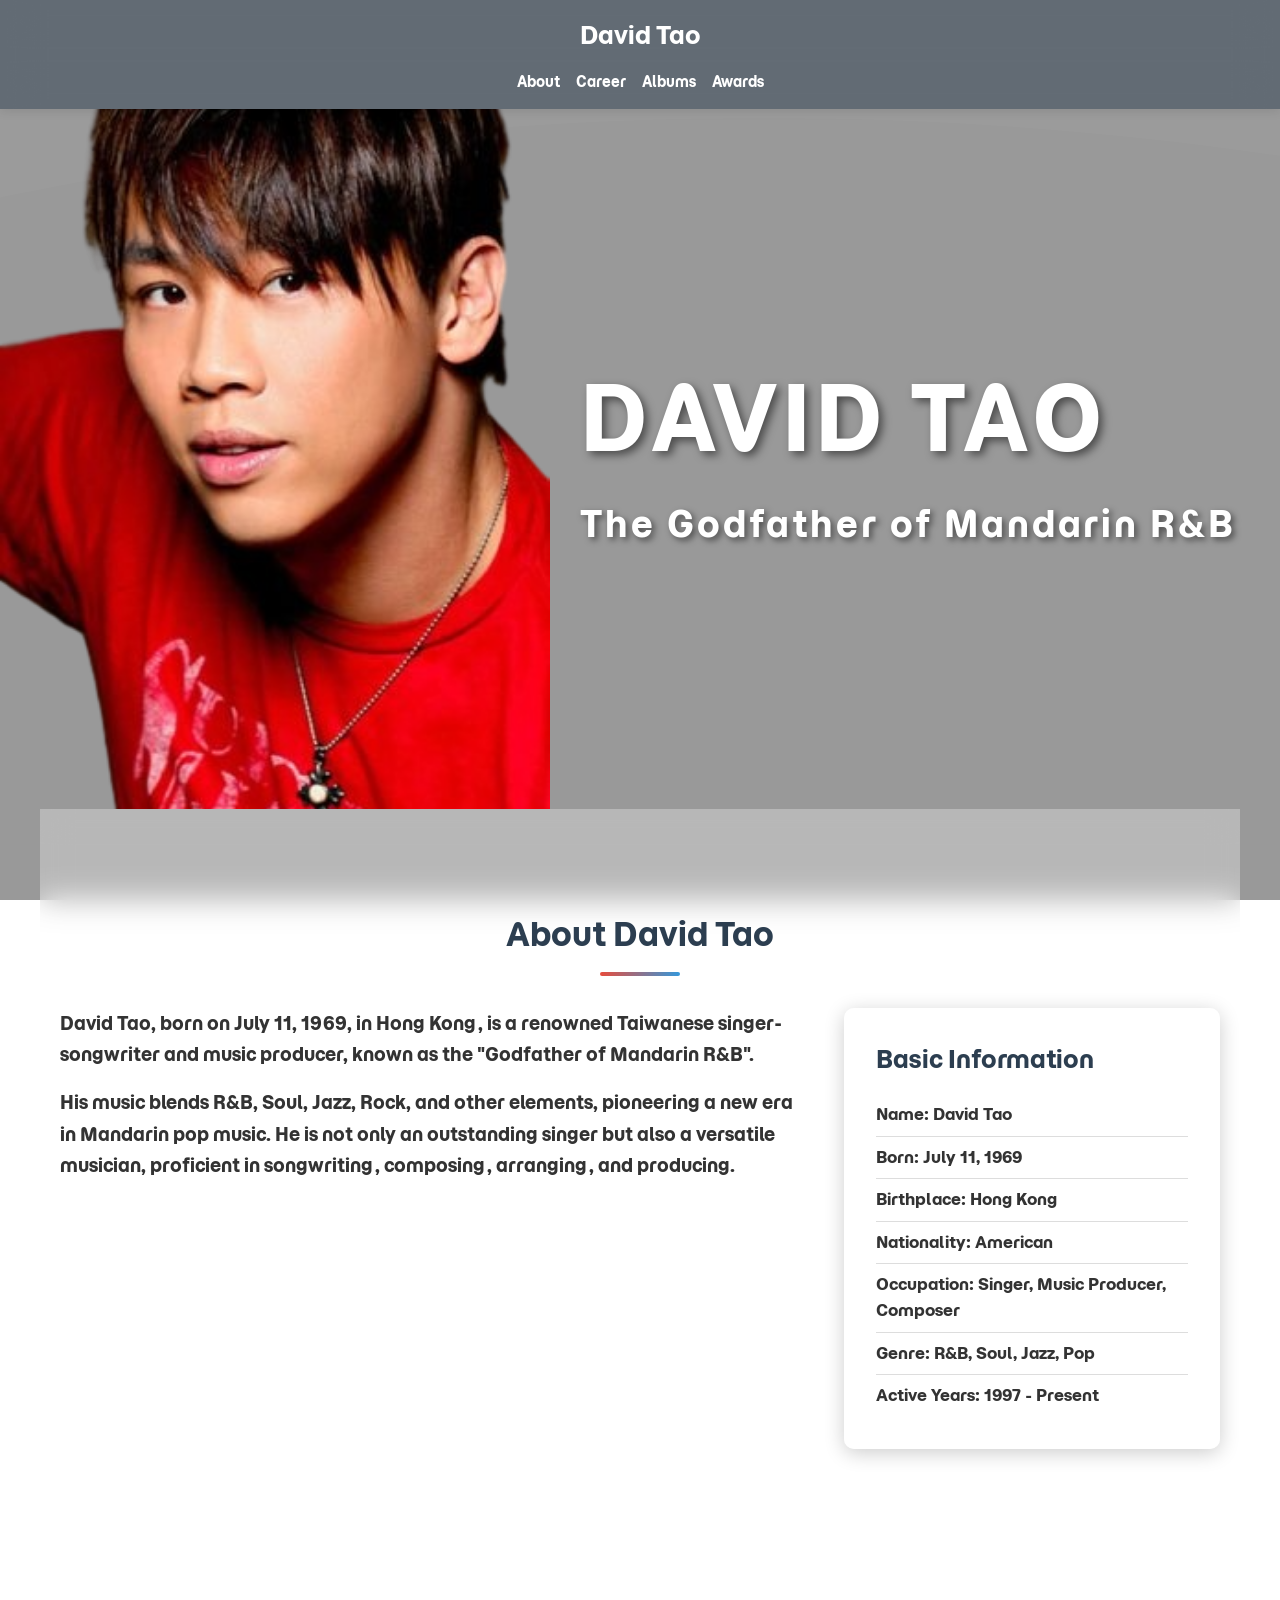
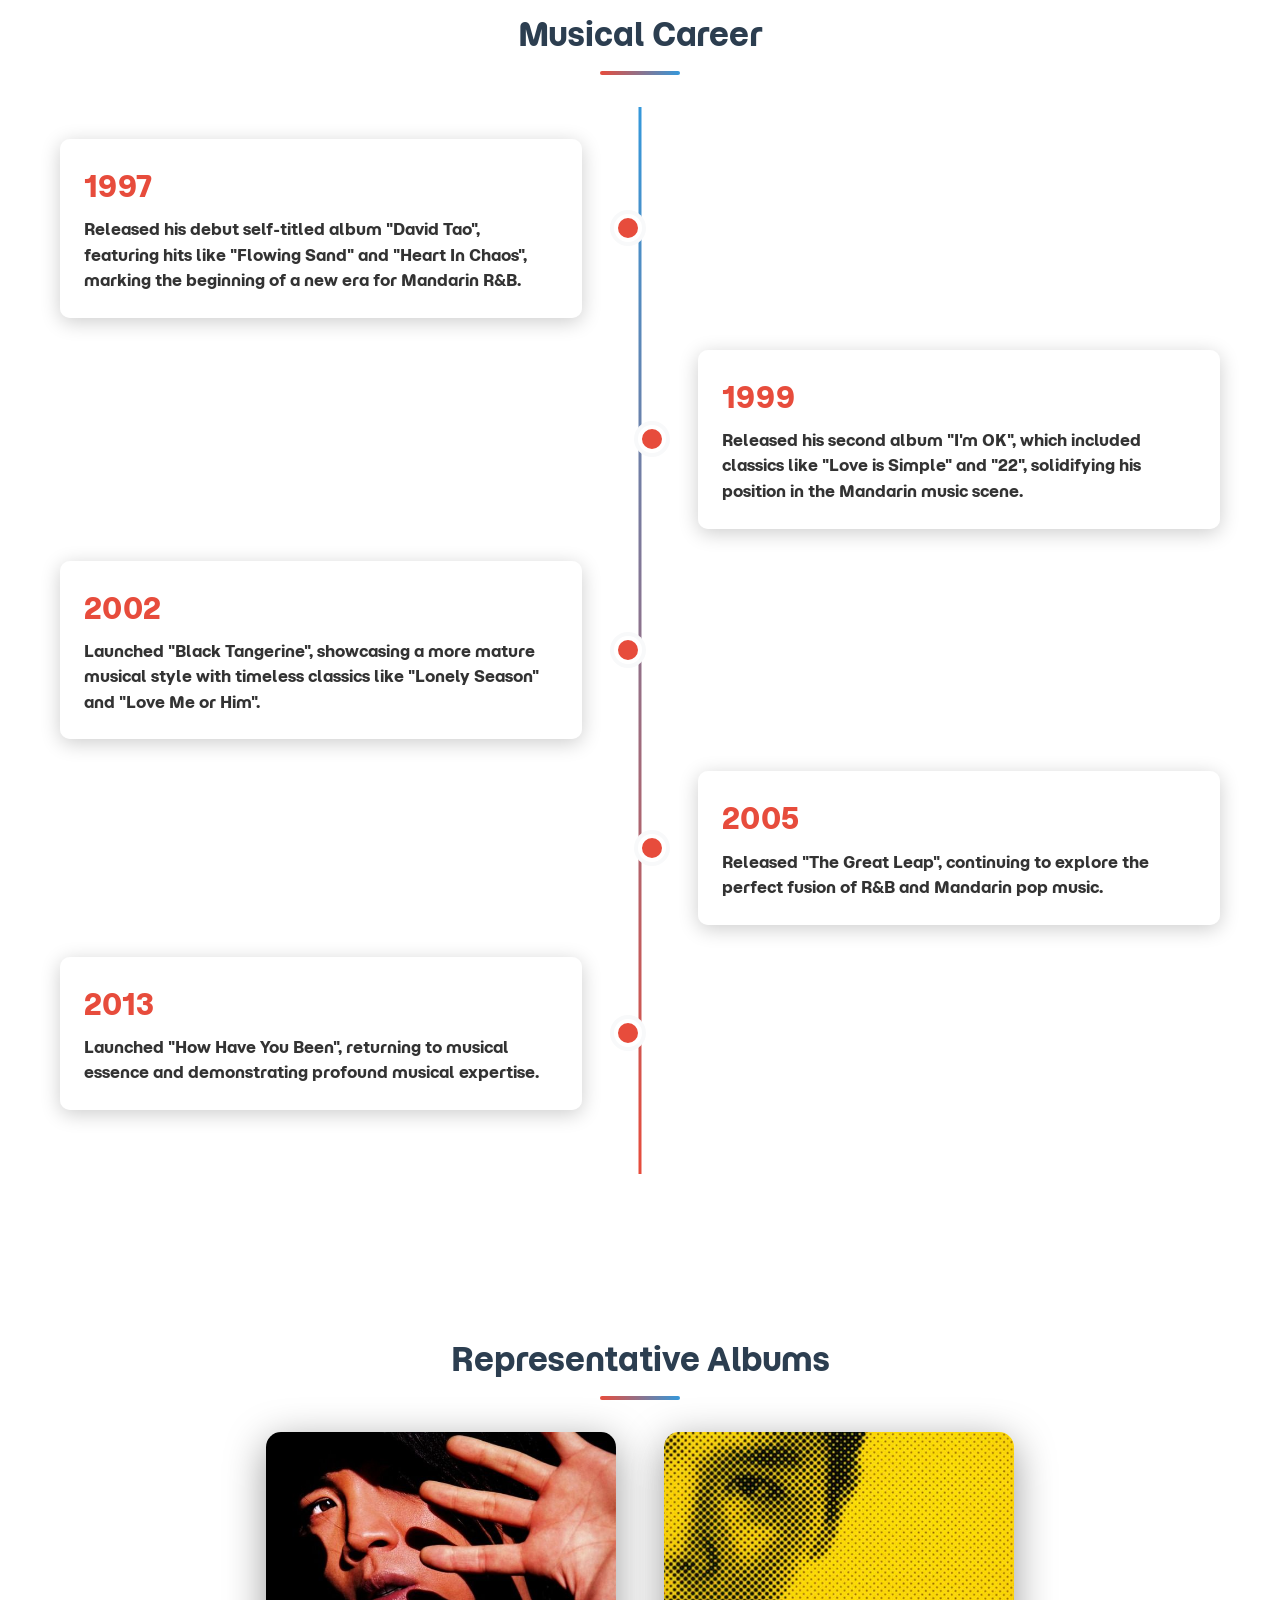
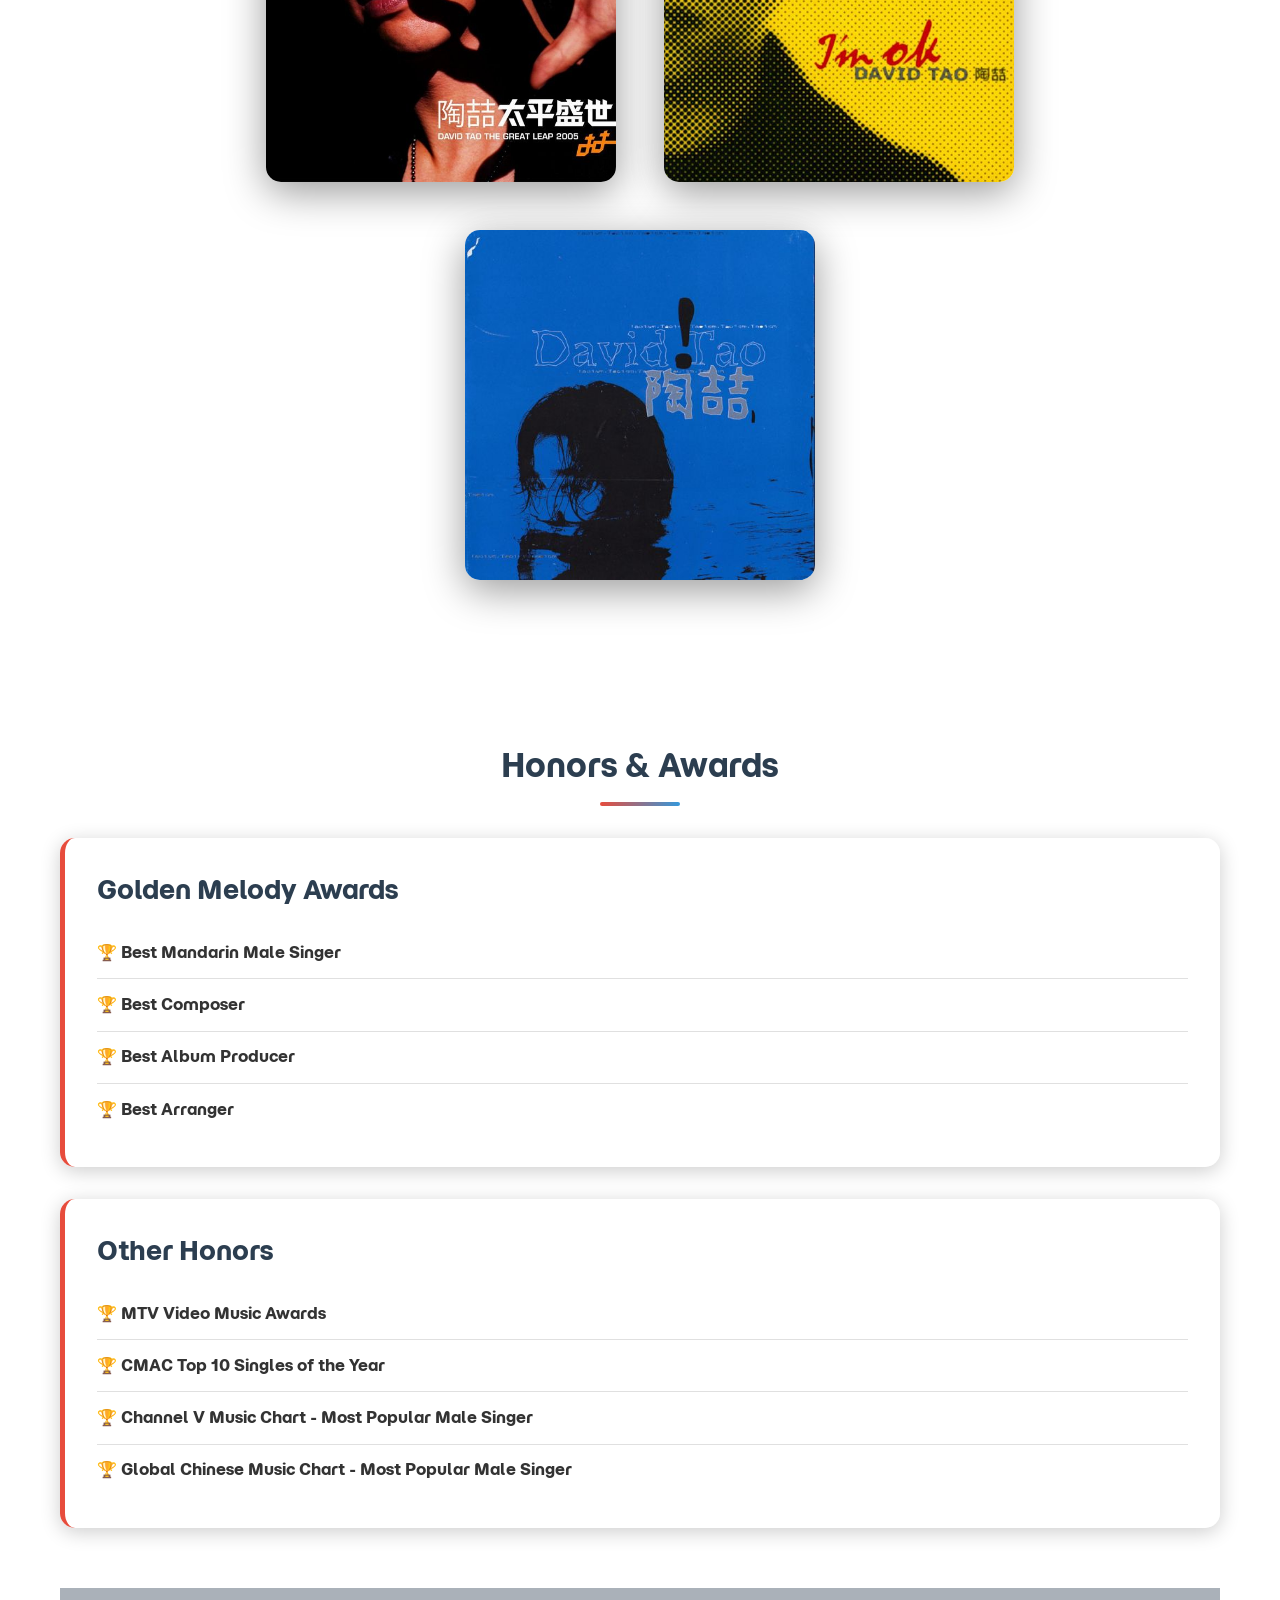
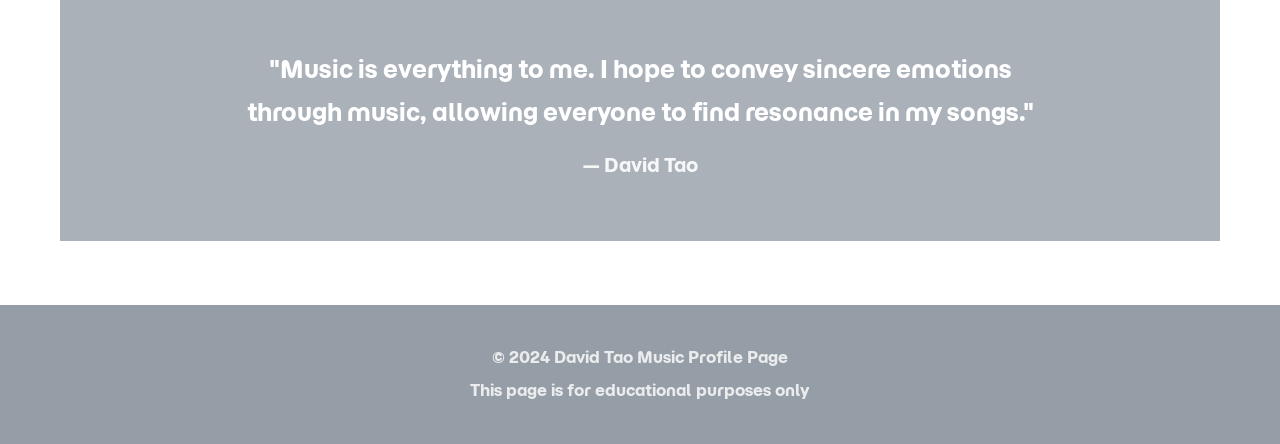
<file: index.html>
<!DOCTYPE html>
<html lang="en">
<head>
    <meta charset="UTF-8">
    <meta name="viewport" content="width=device-width, initial-scale=1.0">
    <title>David Tao - The Godfather of Mandarin R&B</title>
    <!-- Google Fonts -->
    <link rel="preconnect" href="https://fonts.googleapis.com">
    <link rel="preconnect" href="https://fonts.gstatic.com" crossorigin>
    <link href="https://fonts.googleapis.com/css2?family=Cinzel:wght@400;500;600;700;800;900&family=Cormorant+Garamond:ital,wght@0,300;0,400;0,500;0,600;0,700;1,400;1,500;1,600&display=swap" rel="stylesheet">
    <link rel="stylesheet" href="styles.css">
</head>
<body>
    <!-- Background Video -->
    <video autoplay muted loop playsinline id="bgVideo" class="bg-video">
        <source src="tzjj.mp4" type="video/mp4">
    </video>

    <header>
        <nav>
            <div class="container">
                <h1>David Tao</h1>
                <ul class="nav-links">
                    <li><a href="#about">About</a></li>
                    <li><a href="#career">Career</a></li>
                    <li><a href="#albums">Albums</a></li>
                    <li><a href="#awards">Awards</a></li>
                </ul>
            </div>
        </nav>
    </header>

    <section class="hero">
        <img src="David_Tao.png" alt="David Tao" class="hero-image" id="heroImage">
        <div class="hero-content">
            <h2>David Tao</h2>
            <p class="subtitle">The Godfather of Mandarin R&B</p>
        </div>
    </section>

    <main class="container">
        <section id="about" class="section">
            <h2>About David Tao</h2>
            <div class="content-grid">
                <div class="bio">
                    <p>David Tao, born on July 11, 1969, in Hong Kong, is a renowned Taiwanese singer-songwriter and music producer, known as the "Godfather of Mandarin R&B".</p>
                    <p>His music blends R&B, Soul, Jazz, Rock, and other elements, pioneering a new era in Mandarin pop music. He is not only an outstanding singer but also a versatile musician, proficient in songwriting, composing, arranging, and producing.</p>
                </div>
                <div class="info-card">
                    <h3>Basic Information</h3>
                    <ul>
                        <li><strong>Name:</strong> David Tao</li>
                        <li><strong>Born:</strong> July 11, 1969</li>
                        <li><strong>Birthplace:</strong> Hong Kong</li>
                        <li><strong>Nationality:</strong> American</li>
                        <li><strong>Occupation:</strong> Singer, Music Producer, Composer</li>
                        <li><strong>Genre:</strong> R&B, Soul, Jazz, Pop</li>
                        <li><strong>Active Years:</strong> 1997 - Present</li>
                    </ul>
                </div>
            </div>
        </section>

        <section id="career" class="section">
            <h2>Musical Career</h2>
            <div class="timeline">
                <div class="timeline-item">
                    <h3>1997</h3>
                    <p>Released his debut self-titled album "David Tao", featuring hits like "Flowing Sand" and "Heart In Chaos", marking the beginning of a new era for Mandarin R&B.</p>
                </div>
                <div class="timeline-item">
                    <h3>1999</h3>
                    <p>Released his second album "I'm OK", which included classics like "Love is Simple" and "22", solidifying his position in the Mandarin music scene.</p>
                </div>
                <div class="timeline-item">
                    <h3>2002</h3>
                    <p>Launched "Black Tangerine", showcasing a more mature musical style with timeless classics like "Lonely Season" and "Love Me or Him".</p>
                </div>
                <div class="timeline-item">
                    <h3>2005</h3>
                    <p>Released "The Great Leap", continuing to explore the perfect fusion of R&B and Mandarin pop music.</p>
                </div>
                <div class="timeline-item">
                    <h3>2013</h3>
                    <p>Launched "How Have You Been", returning to musical essence and demonstrating profound musical expertise.</p>
                </div>
            </div>
        </section>

        <section id="albums" class="section">
            <h2>Representative Albums</h2>
            <div class="albums-grid">
                <a href="album1.html" class="album-link">
                    <div class="album-image-card">
                        <img src="tztpss.jpeg" alt="Album 1" class="album-image">
                    </div>
                </a>
                <a href="album2.html" class="album-link">
                    <div class="album-image-card">
                        <img src="tzimok.jpeg" alt="Album 2" class="album-image">
                    </div>
                </a>
                <a href="album3.html" class="album-link">
                    <div class="album-image-card">
                        <img src="tz3.jpeg" alt="Album 3" class="album-image">
                    </div>
                </a>
            </div>
        </section>

        <section id="awards" class="section">
            <h2>Honors & Awards</h2>
            <div class="awards-grid">
                <div class="award-card">
                    <h3>Golden Melody Awards</h3>
                    <ul>
                        <li>Best Mandarin Male Singer</li>
                        <li>Best Composer</li>
                        <li>Best Album Producer</li>
                        <li>Best Arranger</li>
                    </ul>
                </div>
                <div class="award-card">
                    <h3>Other Honors</h3>
                    <ul>
                        <li>MTV Video Music Awards</li>
                        <li>CMAC Top 10 Singles of the Year</li>
                        <li>Channel V Music Chart - Most Popular Male Singer</li>
                        <li>Global Chinese Music Chart - Most Popular Male Singer</li>
                    </ul>
                </div>
            </div>
        </section>

        <section class="section quote-section">
            <blockquote>
                <p>"Music is everything to me. I hope to convey sincere emotions through music, allowing everyone to find resonance in my songs."</p>
                <cite>— David Tao</cite>
            </blockquote>
        </section>
    </main>

    <footer>
        <div class="container">
            <p>&copy; 2024 David Tao Music Profile Page</p>
            <p>This page is for educational purposes only</p>
        </div>
    </footer>

    <script src="script.js"></script>
</body>
</html>
</file>
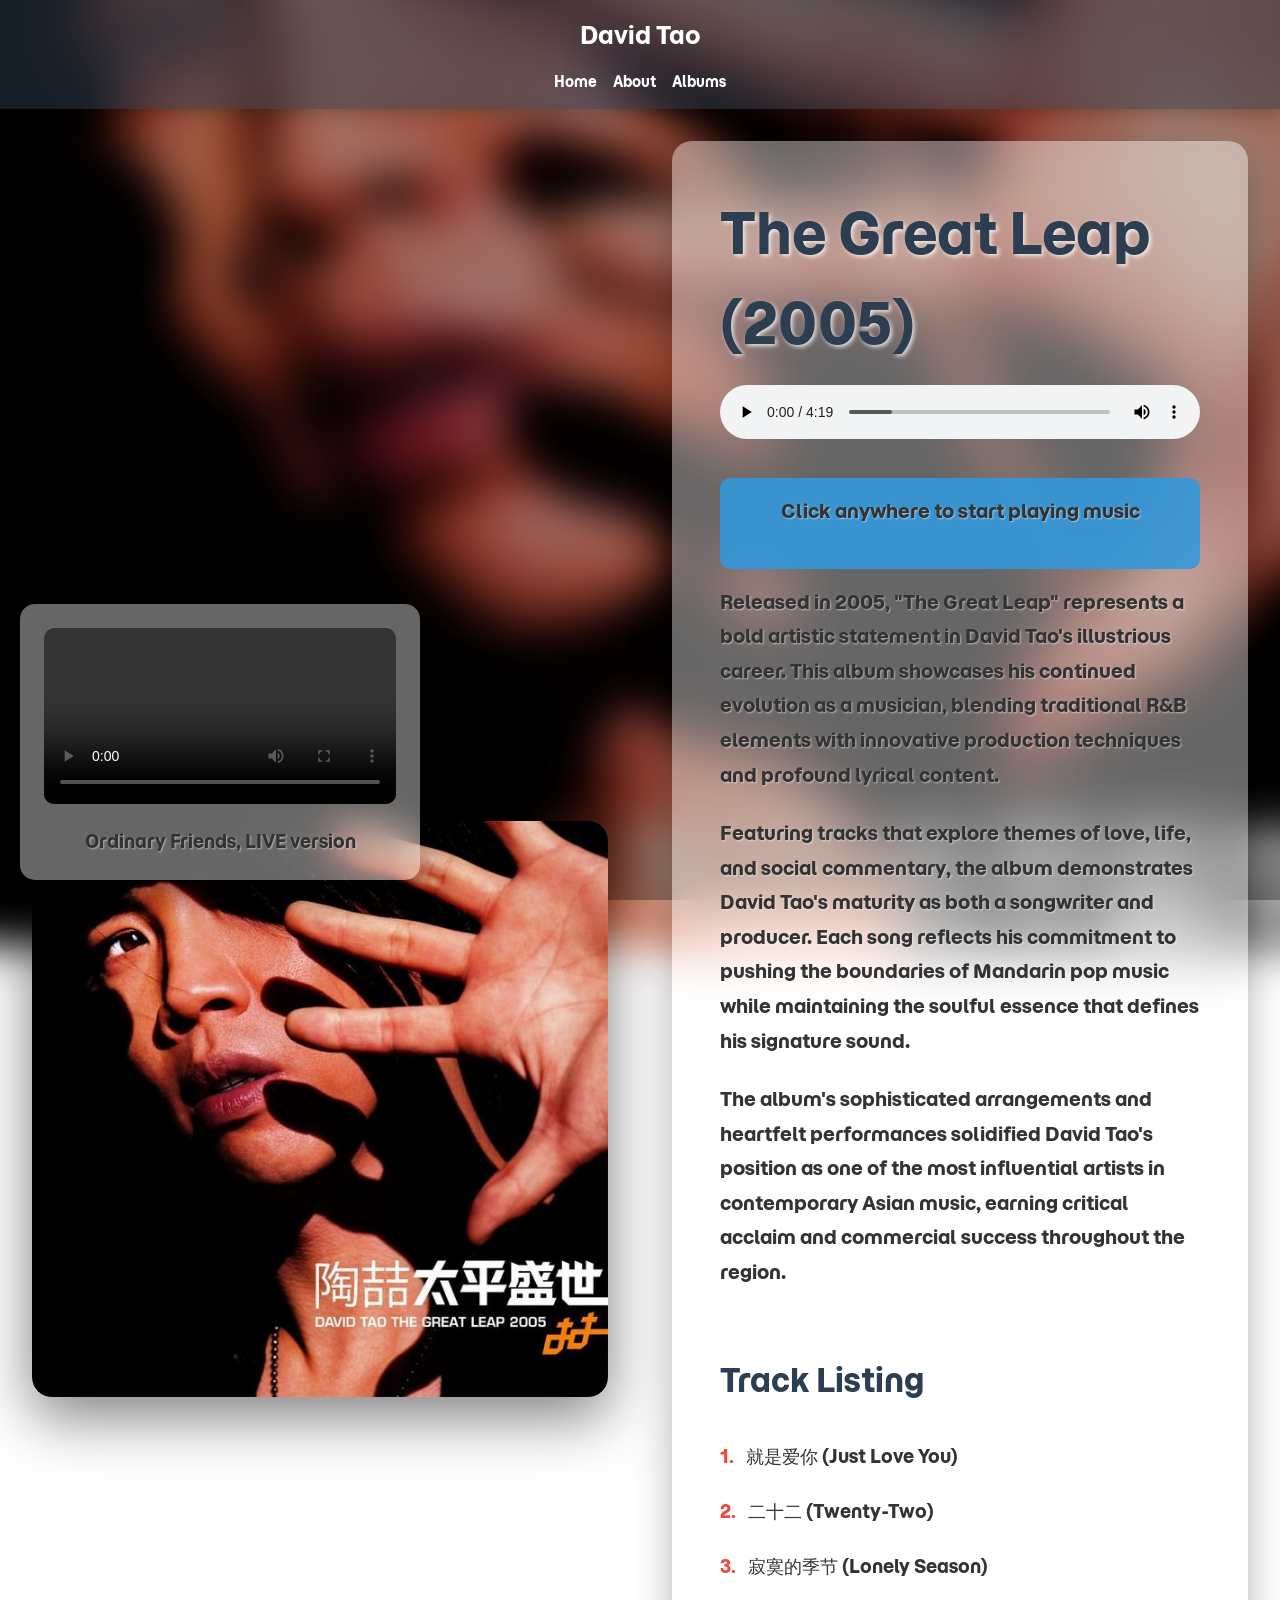
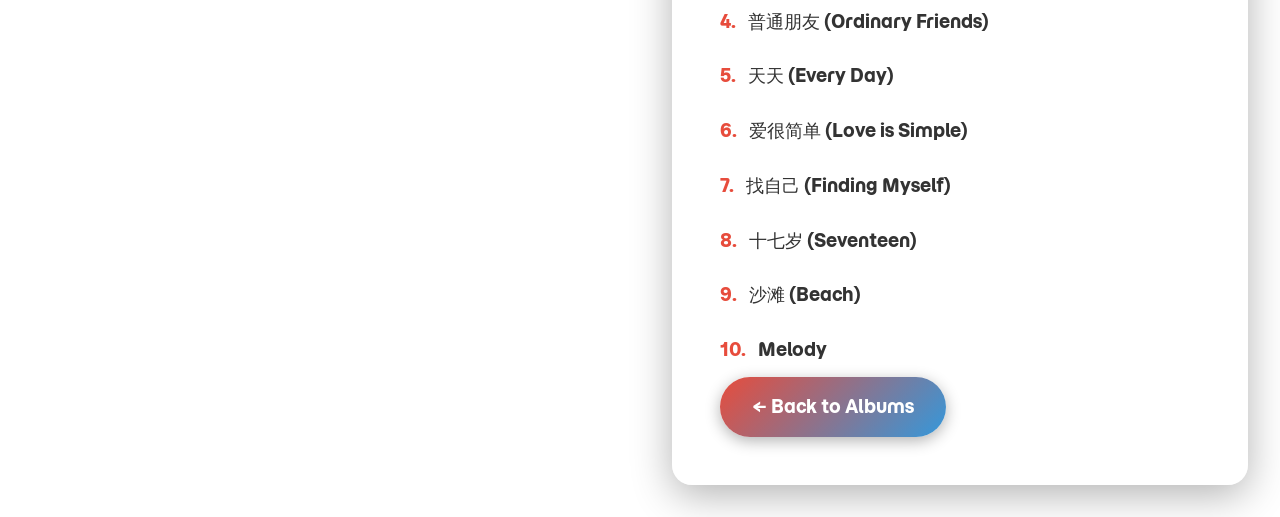
<file: album1.html>
<!DOCTYPE html>
<html lang="en">
<head>
    <meta charset="UTF-8">
    <meta name="viewport" content="width=device-width, initial-scale=1.0">
    <title>Album 1 - David Tao</title>
    <link rel="preconnect" href="https://fonts.googleapis.com">
    <link rel="preconnect" href="https://fonts.gstatic.com" crossorigin>
    <link href="https://fonts.googleapis.com/css2?family=Cinzel:wght@400;500;600;700;800;900&family=Cormorant+Garamond:ital,wght@0,300;0,400;0,500;0,600;0,700;1,400;1,500;1,600&display=swap" rel="stylesheet">
    <link rel="stylesheet" href="styles.css">
    <style>
        body {
            position: relative;
            overflow-x: hidden;
        }

        body::before {
            content: '';
            position: fixed;
            top: 0;
            left: 0;
            width: 100%;
            height: 100%;
            background-image: url('tztpss.jpeg');
            background-size: cover;
            background-position: center;
            background-repeat: no-repeat;
            background-attachment: fixed;
            filter: blur(20px);
            transform: scale(1.1);
            z-index: -1;
        }

        body::after {
            content: '';
            position: fixed;
            top: 0;
            left: 0;
            width: 100%;
            height: 100%;
            background: rgba(0, 0, 0, 0.3);
            z-index: -1;
        }

        .album-detail-hero {
            min-height: 100vh;
            display: flex;
            align-items: center;
            justify-content: center;
            padding: 2rem;
            position: relative;
        }

        .album-detail-container {
            max-width: 1400px;
            width: 100%;
            display: grid;
            grid-template-columns: 1fr 1fr;
            gap: 4rem;
            align-items: center;
        }

        .album-cover-large {
            width: 100%;
            border-radius: 20px;
            box-shadow: 0 20px 60px rgba(0, 0, 0, 0.5);
            transition: transform 0.3s ease;
        }

        .album-cover-large:hover {
            transform: scale(1.02);
        }

        .album-info {
            background: rgba(255, 255, 255, 0.4);
            backdrop-filter: blur(20px);
            padding: 3rem;
            border-radius: 20px;
            box-shadow: 0 10px 40px rgba(0, 0, 0, 0.3);
        }

        .album-info h1 {
            font-size: 3.5rem;
            color: var(--primary-color);
            margin-bottom: 1rem;
            text-shadow: 2px 2px 4px rgba(255, 255, 255, 0.8);
        }

        .album-info p {
            font-size: 1.2rem;
            line-height: 1.8;
            color: var(--text-color);
            margin-bottom: 1.5rem;
            text-shadow: 1px 1px 2px rgba(255, 255, 255, 0.5);
        }

        .back-button {
            display: inline-block;
            padding: 1rem 2rem;
            background: linear-gradient(135deg, var(--secondary-color), var(--accent-color));
            color: white;
            text-decoration: none;
            border-radius: 50px;
            font-weight: 600;
            font-size: 1.1rem;
            transition: transform 0.3s ease, box-shadow 0.3s ease;
            box-shadow: 0 4px 15px rgba(0, 0, 0, 0.3);
        }

        .back-button:hover {
            transform: translateY(-3px);
            box-shadow: 0 6px 25px rgba(0, 0, 0, 0.4);
        }

        .audio-player {
            width: 100%;
            margin-bottom: 2rem;
            border-radius: 10px;
            outline: none;
        }

        .track-list {
            margin-top: 2rem;
            padding-top: 2rem;
            border-top: 2px solid rgba(255, 255, 255, 0.3);
        }

        .track-list h2 {
            font-size: 2rem;
            color: var(--primary-color);
            margin-bottom: 1.5rem;
            text-shadow: 2px 2px 4px rgba(255, 255, 255, 0.8);
        }

        .track-list ol {
            list-style: none;
            counter-reset: track-counter;
            padding: 0;
        }

        .track-list li {
            counter-increment: track-counter;
            padding: 0.8rem 0;
            font-size: 1.1rem;
            color: var(--text-color);
            text-shadow: 1px 1px 2px rgba(255, 255, 255, 0.5);
            border-bottom: 1px solid rgba(255, 255, 255, 0.2);
            transition: transform 0.2s ease, color 0.2s ease;
        }

        .track-list li:before {
            content: counter(track-counter) ". ";
            font-weight: 700;
            color: var(--secondary-color);
            margin-right: 0.5rem;
        }

        .track-list li:hover {
            transform: translateX(5px);
            color: var(--secondary-color);
        }

        .track-list li:last-child {
            border-bottom: none;
        }

        .play-prompt {
            background: rgba(52, 152, 219, 0.9);
            color: white;
            padding: 1rem 2rem;
            border-radius: 10px;
            text-align: center;
            margin-bottom: 1rem;
            font-size: 1.1rem;
            animation: pulse 2s ease-in-out infinite;
        }

        @keyframes pulse {
            0%, 100% { opacity: 1; }
            50% { opacity: 0.7; }
        }

        .video-container {
            position: fixed;
            bottom: 20px;
            left: 20px;
            width: 400px;
            background: rgba(255, 255, 255, 0.4);
            backdrop-filter: blur(20px);
            padding: 1.5rem;
            border-radius: 15px;
            box-shadow: 0 10px 40px rgba(0, 0, 0, 0.4);
            z-index: 1000;
        }

        .video-container video {
            width: 100%;
            border-radius: 10px;
            cursor: pointer;
        }

        .video-description {
            margin-top: 1rem;
            font-size: 1.1rem;
            color: var(--text-color);
            text-align: center;
            font-weight: 600;
            text-shadow: 1px 1px 2px rgba(255, 255, 255, 0.5);
        }

        @media (max-width: 968px) {
            .album-detail-container {
                grid-template-columns: 1fr;
                gap: 2rem;
            }

            .album-info h1 {
                font-size: 2.5rem;
            }

            .video-container {
                position: relative;
                width: 100%;
                left: 0;
                bottom: 0;
                margin-top: 2rem;
            }
        }
    </style>
</head>
<body>
    <header>
        <nav>
            <div class="container">
                <h1>David Tao</h1>
                <ul class="nav-links">
                    <li><a href="index.html">Home</a></li>
                    <li><a href="index.html#about">About</a></li>
                    <li><a href="index.html#albums">Albums</a></li>
                </ul>
            </div>
        </nav>
    </header>

    <section class="album-detail-hero">
        <div class="album-detail-container">
            <div class="album-cover-wrapper">
                <img src="tztpss.jpeg" alt="Album 1" class="album-cover-large">
            </div>
            <div class="album-info">
                <h1>The Great Leap (2005)</h1>

                <!-- Audio Player -->
                <audio id="albumAudio" class="audio-player" controls loop>
                    <source src="就是爱你.mp3" type="audio/mpeg">
                    Your browser does not support the audio element.
                </audio>
                <div id="playPrompt" class="play-prompt" style="display: none;">
                    <p>Click anywhere to start playing music</p>
                </div>

                <p>Released in 2005, "The Great Leap" represents a bold artistic statement in David Tao's illustrious career. This album showcases his continued evolution as a musician, blending traditional R&B elements with innovative production techniques and profound lyrical content.</p>
                <p>Featuring tracks that explore themes of love, life, and social commentary, the album demonstrates David Tao's maturity as both a songwriter and producer. Each song reflects his commitment to pushing the boundaries of Mandarin pop music while maintaining the soulful essence that defines his signature sound.</p>
                <p>The album's sophisticated arrangements and heartfelt performances solidified David Tao's position as one of the most influential artists in contemporary Asian music, earning critical acclaim and commercial success throughout the region.</p>

                <!-- Track Listing -->
                <div class="track-list">
                    <h2>Track Listing</h2>
                    <ol>
                        <li>就是爱你 (Just Love You)</li>
                        <li>二十二 (Twenty-Two)</li>
                        <li>寂寞的季节 (Lonely Season)</li>
                        <li>普通朋友 (Ordinary Friends)</li>
                        <li>天天 (Every Day)</li>
                        <li>爱很简单 (Love is Simple)</li>
                        <li>找自己 (Finding Myself)</li>
                        <li>十七岁 (Seventeen)</li>
                        <li>沙滩 (Beach)</li>
                        <li>Melody</li>
                    </ol>
                </div>

                <a href="index.html#albums" class="back-button">← Back to Albums</a>
            </div>
        </div>
    </section>

    <!-- Video Container -->
    <div class="video-container">
        <video controls onclick="this.paused ? this.play() : this.pause()">
            <source src="ptpylive.mp4" type="video/mp4">
            Your browser does not support the video tag.
        </video>
        <div class="video-description">Ordinary Friends, LIVE version</div>
    </div>

    <script>
        // Auto-play audio with fallback for browser restrictions
        document.addEventListener('DOMContentLoaded', function() {
            const audio = document.getElementById('albumAudio');
            const playPrompt = document.getElementById('playPrompt');

            // Try to autoplay
            const playPromise = audio.play();

            if (playPromise !== undefined) {
                playPromise.then(() => {
                    // Autoplay started successfully
                    console.log('Audio autoplay started');
                }).catch(error => {
                    // Autoplay was prevented
                    console.log('Autoplay prevented, showing prompt');
                    playPrompt.style.display = 'block';

                    // Start playing on any user interaction
                    const startPlayback = () => {
                        audio.play();
                        playPrompt.style.display = 'none';
                        document.removeEventListener('click', startPlayback);
                    };

                    document.addEventListener('click', startPlayback);
                });
            }
        });
    </script>
</body>
</html>
</file>
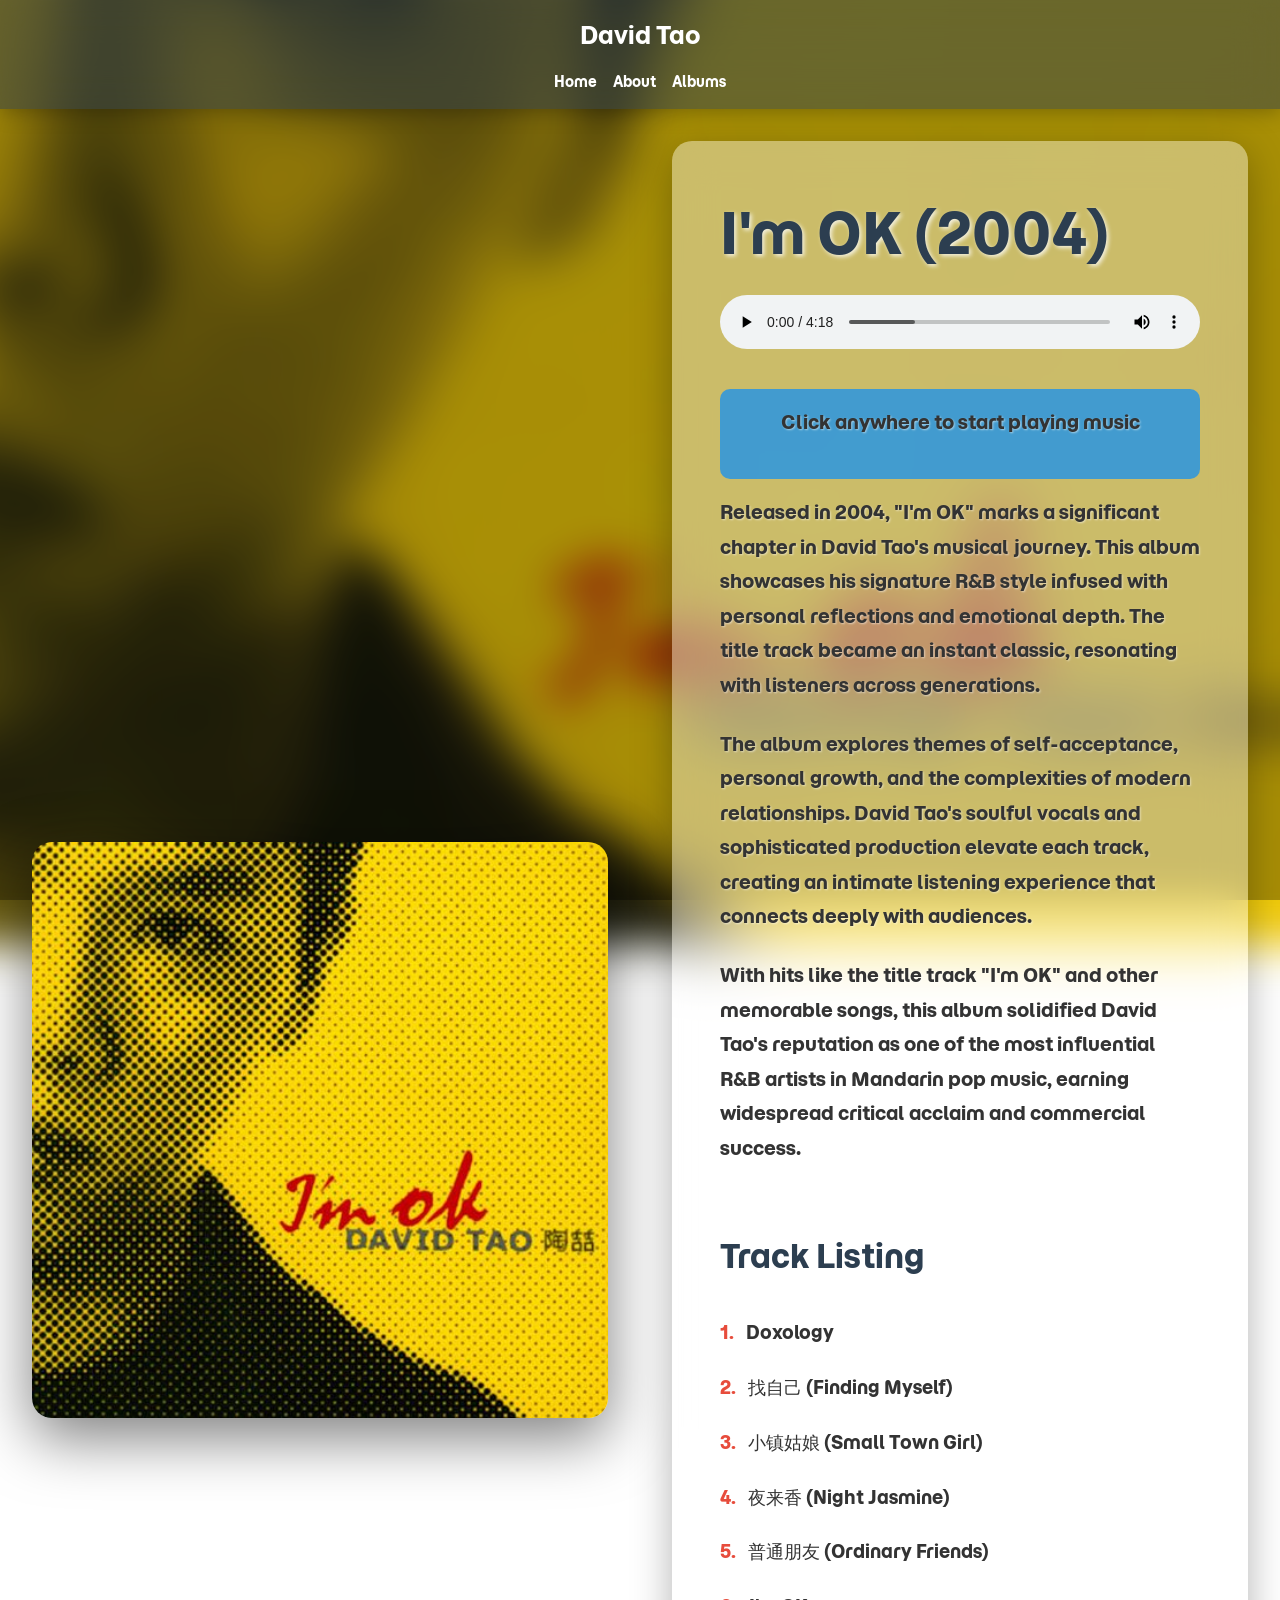
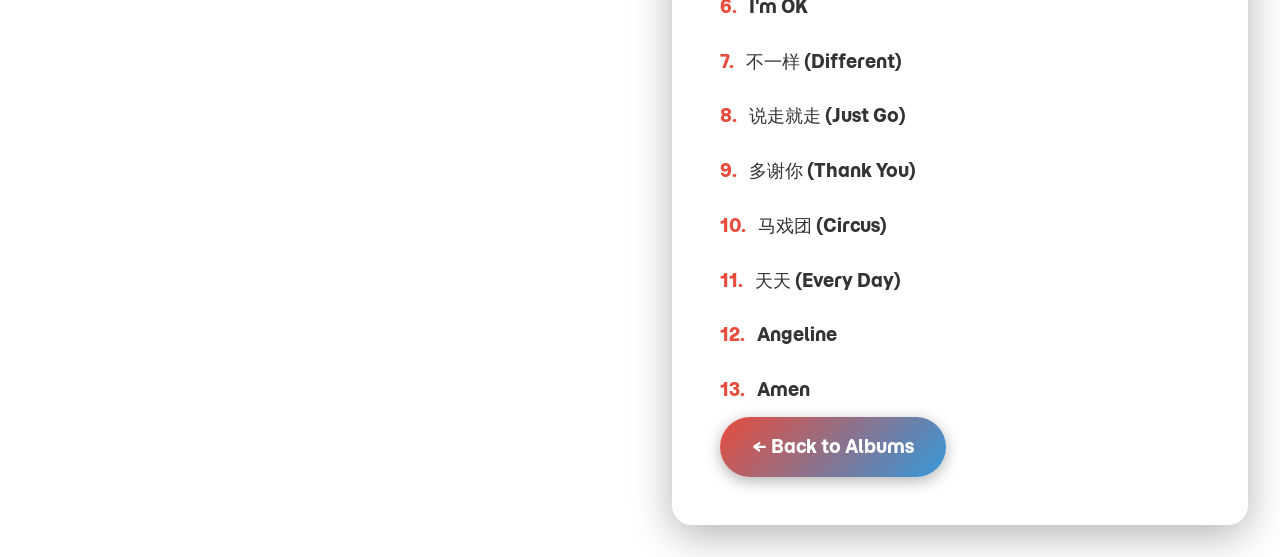
<file: album2.html>
<!DOCTYPE html>
<html lang="en">
<head>
    <meta charset="UTF-8">
    <meta name="viewport" content="width=device-width, initial-scale=1.0">
    <title>Album 2 - David Tao</title>
    <link rel="preconnect" href="https://fonts.googleapis.com">
    <link rel="preconnect" href="https://fonts.gstatic.com" crossorigin>
    <link href="https://fonts.googleapis.com/css2?family=Cinzel:wght@400;500;600;700;800;900&family=Cormorant+Garamond:ital,wght@0,300;0,400;0,500;0,600;0,700;1,400;1,500;1,600&display=swap" rel="stylesheet">
    <link rel="stylesheet" href="styles.css">
    <style>
        body {
            position: relative;
            overflow-x: hidden;
        }

        body::before {
            content: '';
            position: fixed;
            top: 0;
            left: 0;
            width: 100%;
            height: 100%;
            background-image: url('tzimok.jpeg');
            background-size: cover;
            background-position: center;
            background-repeat: no-repeat;
            background-attachment: fixed;
            filter: blur(20px);
            transform: scale(1.1);
            z-index: -1;
        }

        body::after {
            content: '';
            position: fixed;
            top: 0;
            left: 0;
            width: 100%;
            height: 100%;
            background: rgba(0, 0, 0, 0.3);
            z-index: -1;
        }

        .album-detail-hero {
            min-height: 100vh;
            display: flex;
            align-items: center;
            justify-content: center;
            padding: 2rem;
            position: relative;
        }

        .album-detail-container {
            max-width: 1400px;
            width: 100%;
            display: grid;
            grid-template-columns: 1fr 1fr;
            gap: 4rem;
            align-items: center;
        }

        .album-cover-large {
            width: 100%;
            border-radius: 20px;
            box-shadow: 0 20px 60px rgba(0, 0, 0, 0.5);
            transition: transform 0.3s ease;
        }

        .album-cover-large:hover {
            transform: scale(1.02);
        }

        .album-info {
            background: rgba(255, 255, 255, 0.4);
            backdrop-filter: blur(20px);
            padding: 3rem;
            border-radius: 20px;
            box-shadow: 0 10px 40px rgba(0, 0, 0, 0.3);
        }

        .album-info h1 {
            font-size: 3.5rem;
            color: var(--primary-color);
            margin-bottom: 1rem;
            text-shadow: 2px 2px 4px rgba(255, 255, 255, 0.8);
        }

        .album-info p {
            font-size: 1.2rem;
            line-height: 1.8;
            color: var(--text-color);
            margin-bottom: 1.5rem;
            text-shadow: 1px 1px 2px rgba(255, 255, 255, 0.5);
        }

        .back-button {
            display: inline-block;
            padding: 1rem 2rem;
            background: linear-gradient(135deg, var(--secondary-color), var(--accent-color));
            color: white;
            text-decoration: none;
            border-radius: 50px;
            font-weight: 600;
            font-size: 1.1rem;
            transition: transform 0.3s ease, box-shadow 0.3s ease;
            box-shadow: 0 4px 15px rgba(0, 0, 0, 0.3);
        }

        .back-button:hover {
            transform: translateY(-3px);
            box-shadow: 0 6px 25px rgba(0, 0, 0, 0.4);
        }

        .audio-player {
            width: 100%;
            margin-bottom: 2rem;
            border-radius: 10px;
            outline: none;
        }

        .play-prompt {
            background: rgba(52, 152, 219, 0.9);
            color: white;
            padding: 1rem 2rem;
            border-radius: 10px;
            text-align: center;
            margin-bottom: 1rem;
            font-size: 1.1rem;
            animation: pulse 2s ease-in-out infinite;
        }

        @keyframes pulse {
            0%, 100% { opacity: 1; }
            50% { opacity: 0.7; }
        }

        .track-list {
            margin-top: 2rem;
            padding-top: 2rem;
            border-top: 2px solid rgba(255, 255, 255, 0.3);
        }

        .track-list h2 {
            font-size: 2rem;
            color: var(--primary-color);
            margin-bottom: 1.5rem;
            text-shadow: 2px 2px 4px rgba(255, 255, 255, 0.8);
        }

        .track-list ol {
            list-style: none;
            counter-reset: track-counter;
            padding: 0;
        }

        .track-list li {
            counter-increment: track-counter;
            padding: 0.8rem 0;
            font-size: 1.1rem;
            color: var(--text-color);
            text-shadow: 1px 1px 2px rgba(255, 255, 255, 0.5);
            border-bottom: 1px solid rgba(255, 255, 255, 0.2);
            transition: transform 0.2s ease, color 0.2s ease;
        }

        .track-list li:before {
            content: counter(track-counter) ". ";
            font-weight: 700;
            color: var(--secondary-color);
            margin-right: 0.5rem;
        }

        .track-list li:hover {
            transform: translateX(5px);
            color: var(--secondary-color);
        }

        .track-list li:last-child {
            border-bottom: none;
        }

        @media (max-width: 968px) {
            .album-detail-container {
                grid-template-columns: 1fr;
                gap: 2rem;
            }

            .album-info h1 {
                font-size: 2.5rem;
            }
        }
    </style>
</head>
<body>
    <header>
        <nav>
            <div class="container">
                <h1>David Tao</h1>
                <ul class="nav-links">
                    <li><a href="index.html">Home</a></li>
                    <li><a href="index.html#about">About</a></li>
                    <li><a href="index.html#albums">Albums</a></li>
                </ul>
            </div>
        </nav>
    </header>

    <section class="album-detail-hero">
        <div class="album-detail-container">
            <div class="album-cover-wrapper">
                <img src="tzimok.jpeg" alt="Album 2" class="album-cover-large">
            </div>
            <div class="album-info">
                <h1>I'm OK (2004)</h1>

                <!-- Audio Player -->
                <audio id="albumAudio" class="audio-player" controls loop>
                    <source src="ylx.mp3" type="audio/mpeg">
                    Your browser does not support the audio element.
                </audio>
                <div id="playPrompt" class="play-prompt" style="display: none;">
                    <p>Click anywhere to start playing music</p>
                </div>

                <p>Released in 2004, "I'm OK" marks a significant chapter in David Tao's musical journey. This album showcases his signature R&B style infused with personal reflections and emotional depth. The title track became an instant classic, resonating with listeners across generations.</p>
                <p>The album explores themes of self-acceptance, personal growth, and the complexities of modern relationships. David Tao's soulful vocals and sophisticated production elevate each track, creating an intimate listening experience that connects deeply with audiences.</p>
                <p>With hits like the title track "I'm OK" and other memorable songs, this album solidified David Tao's reputation as one of the most influential R&B artists in Mandarin pop music, earning widespread critical acclaim and commercial success.</p>

                <!-- Track Listing -->
                <div class="track-list">
                    <h2>Track Listing</h2>
                    <ol>
                        <li>Doxology</li>
                        <li>找自己 (Finding Myself)</li>
                        <li>小镇姑娘 (Small Town Girl)</li>
                        <li>夜来香 (Night Jasmine)</li>
                        <li>普通朋友 (Ordinary Friends)</li>
                        <li>I'm OK</li>
                        <li>不一样 (Different)</li>
                        <li>说走就走 (Just Go)</li>
                        <li>多谢你 (Thank You)</li>
                        <li>马戏团 (Circus)</li>
                        <li>天天 (Every Day)</li>
                        <li>Angeline</li>
                        <li>Amen</li>
                    </ol>
                </div>

                <a href="index.html#albums" class="back-button">← Back to Albums</a>
            </div>
        </div>
    </section>

    <script>
        // Auto-play audio with fallback for browser restrictions
        document.addEventListener('DOMContentLoaded', function() {
            const audio = document.getElementById('albumAudio');
            const playPrompt = document.getElementById('playPrompt');

            // Try to autoplay
            const playPromise = audio.play();

            if (playPromise !== undefined) {
                playPromise.then(() => {
                    // Autoplay started successfully
                    console.log('Audio autoplay started');
                }).catch(error => {
                    // Autoplay was prevented
                    console.log('Autoplay prevented, showing prompt');
                    playPrompt.style.display = 'block';

                    // Start playing on any user interaction
                    const startPlayback = () => {
                        audio.play();
                        playPrompt.style.display = 'none';
                        document.removeEventListener('click', startPlayback);
                    };

                    document.addEventListener('click', startPlayback);
                });
            }
        });
    </script>
</body>
</html>
</file>
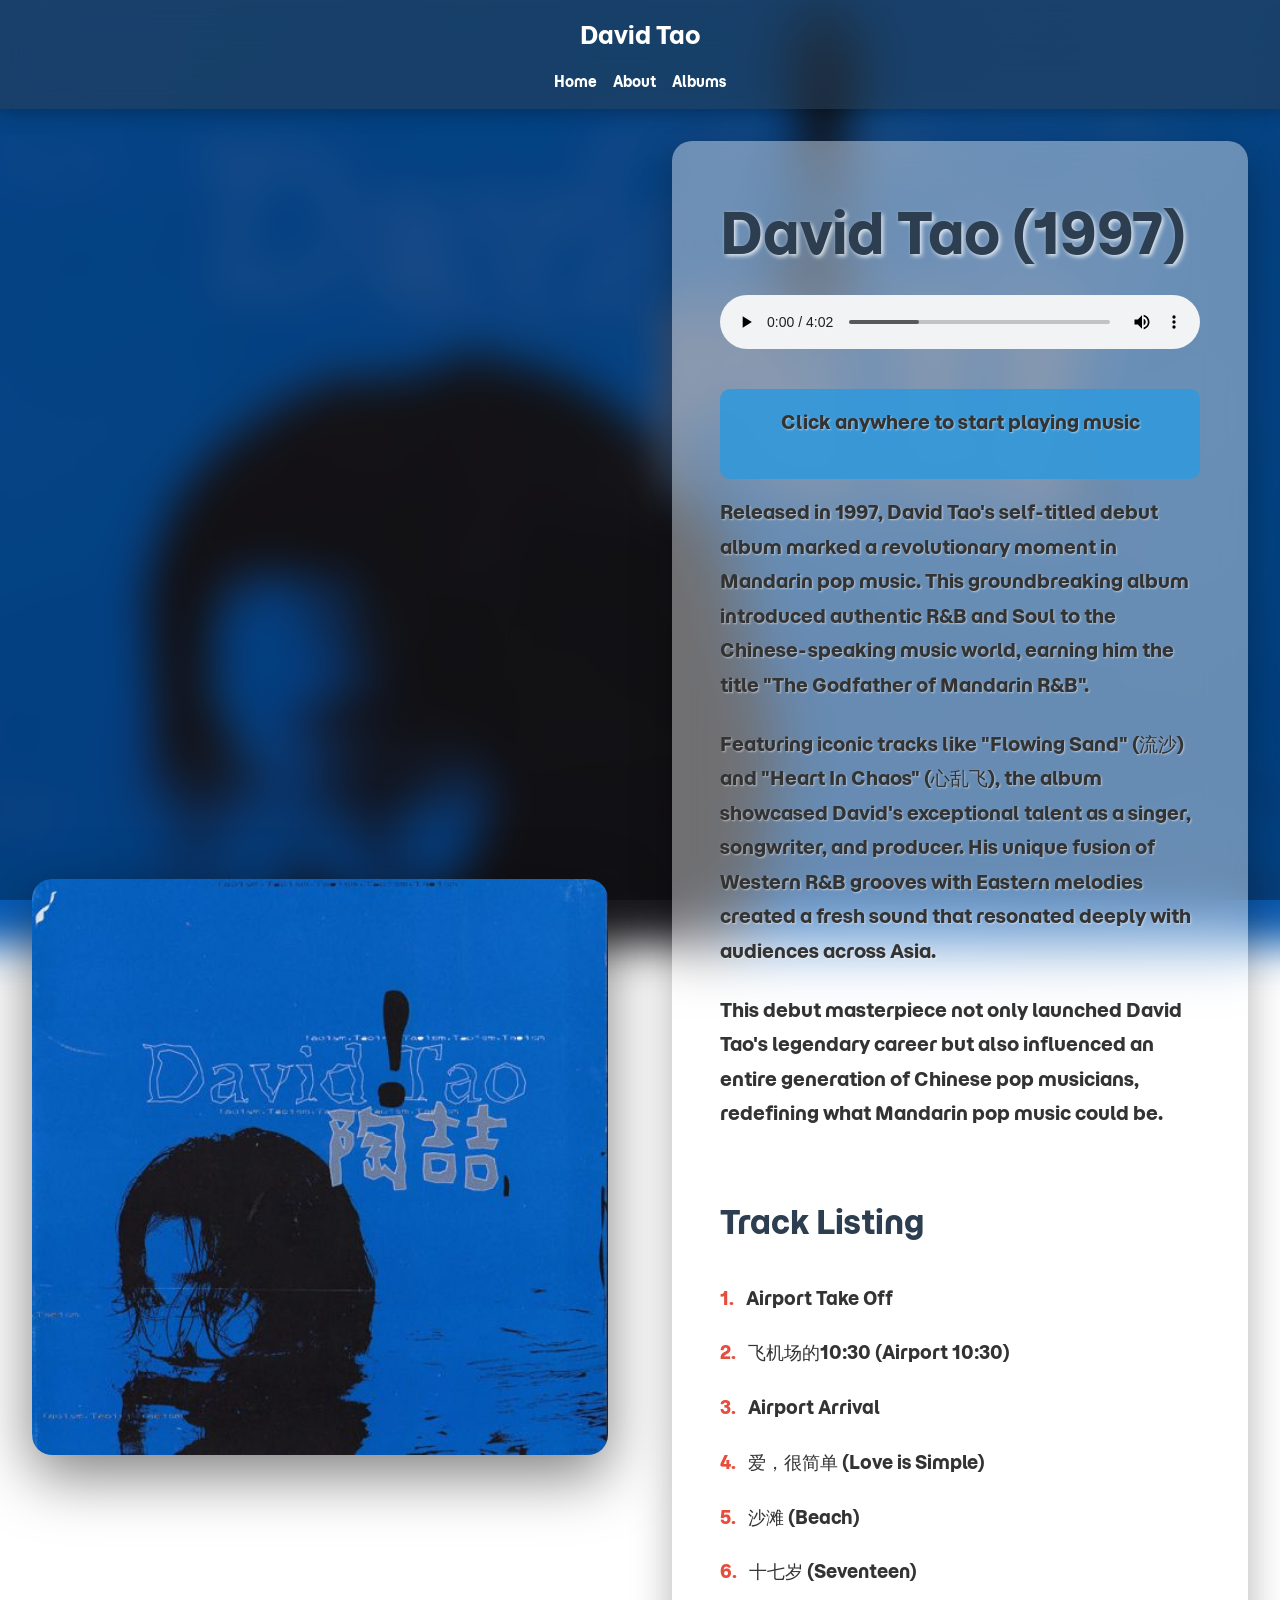
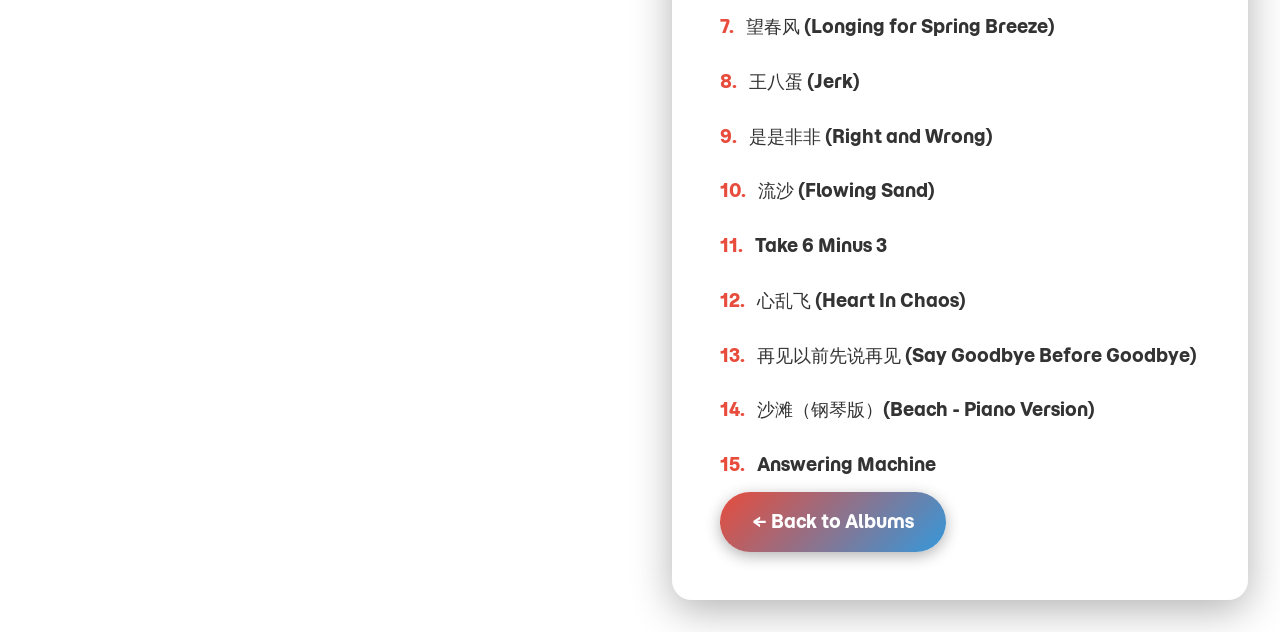
<file: album3.html>
<!DOCTYPE html>
<html lang="en">
<head>
    <meta charset="UTF-8">
    <meta name="viewport" content="width=device-width, initial-scale=1.0">
    <title>Album 3 - David Tao</title>
    <link rel="preconnect" href="https://fonts.googleapis.com">
    <link rel="preconnect" href="https://fonts.gstatic.com" crossorigin>
    <link href="https://fonts.googleapis.com/css2?family=Cinzel:wght@400;500;600;700;800;900&family=Cormorant+Garamond:ital,wght@0,300;0,400;0,500;0,600;0,700;1,400;1,500;1,600&display=swap" rel="stylesheet">
    <link rel="stylesheet" href="styles.css">
    <style>
        body {
            position: relative;
            overflow-x: hidden;
        }

        body::before {
            content: '';
            position: fixed;
            top: 0;
            left: 0;
            width: 100%;
            height: 100%;
            background-image: url('tz3.jpeg');
            background-size: cover;
            background-position: center;
            background-repeat: no-repeat;
            background-attachment: fixed;
            filter: blur(20px);
            transform: scale(1.1);
            z-index: -1;
        }

        body::after {
            content: '';
            position: fixed;
            top: 0;
            left: 0;
            width: 100%;
            height: 100%;
            background: rgba(0, 0, 0, 0.3);
            z-index: -1;
        }

        .album-detail-hero {
            min-height: 100vh;
            display: flex;
            align-items: center;
            justify-content: center;
            padding: 2rem;
            position: relative;
        }

        .album-detail-container {
            max-width: 1400px;
            width: 100%;
            display: grid;
            grid-template-columns: 1fr 1fr;
            gap: 4rem;
            align-items: center;
        }

        .album-cover-large {
            width: 100%;
            border-radius: 20px;
            box-shadow: 0 20px 60px rgba(0, 0, 0, 0.5);
            transition: transform 0.3s ease;
        }

        .album-cover-large:hover {
            transform: scale(1.02);
        }

        .album-info {
            background: rgba(255, 255, 255, 0.4);
            backdrop-filter: blur(20px);
            padding: 3rem;
            border-radius: 20px;
            box-shadow: 0 10px 40px rgba(0, 0, 0, 0.3);
        }

        .album-info h1 {
            font-size: 3.5rem;
            color: var(--primary-color);
            margin-bottom: 1rem;
            text-shadow: 2px 2px 4px rgba(255, 255, 255, 0.8);
        }

        .album-info p {
            font-size: 1.2rem;
            line-height: 1.8;
            color: var(--text-color);
            margin-bottom: 1.5rem;
            text-shadow: 1px 1px 2px rgba(255, 255, 255, 0.5);
        }

        .back-button {
            display: inline-block;
            padding: 1rem 2rem;
            background: linear-gradient(135deg, var(--secondary-color), var(--accent-color));
            color: white;
            text-decoration: none;
            border-radius: 50px;
            font-weight: 600;
            font-size: 1.1rem;
            transition: transform 0.3s ease, box-shadow 0.3s ease;
            box-shadow: 0 4px 15px rgba(0, 0, 0, 0.3);
        }

        .back-button:hover {
            transform: translateY(-3px);
            box-shadow: 0 6px 25px rgba(0, 0, 0, 0.4);
        }

        .audio-player {
            width: 100%;
            margin-bottom: 2rem;
            border-radius: 10px;
            outline: none;
        }

        .play-prompt {
            background: rgba(52, 152, 219, 0.9);
            color: white;
            padding: 1rem 2rem;
            border-radius: 10px;
            text-align: center;
            margin-bottom: 1rem;
            font-size: 1.1rem;
            animation: pulse 2s ease-in-out infinite;
        }

        @keyframes pulse {
            0%, 100% { opacity: 1; }
            50% { opacity: 0.7; }
        }

        .track-list {
            margin-top: 2rem;
            padding-top: 2rem;
            border-top: 2px solid rgba(255, 255, 255, 0.3);
        }

        .track-list h2 {
            font-size: 2rem;
            color: var(--primary-color);
            margin-bottom: 1.5rem;
            text-shadow: 2px 2px 4px rgba(255, 255, 255, 0.8);
        }

        .track-list ol {
            list-style: none;
            counter-reset: track-counter;
            padding: 0;
        }

        .track-list li {
            counter-increment: track-counter;
            padding: 0.8rem 0;
            font-size: 1.1rem;
            color: var(--text-color);
            text-shadow: 1px 1px 2px rgba(255, 255, 255, 0.5);
            border-bottom: 1px solid rgba(255, 255, 255, 0.2);
            transition: transform 0.2s ease, color 0.2s ease;
        }

        .track-list li:before {
            content: counter(track-counter) ". ";
            font-weight: 700;
            color: var(--secondary-color);
            margin-right: 0.5rem;
        }

        .track-list li:hover {
            transform: translateX(5px);
            color: var(--secondary-color);
        }

        .track-list li:last-child {
            border-bottom: none;
        }

        @media (max-width: 968px) {
            .album-detail-container {
                grid-template-columns: 1fr;
                gap: 2rem;
            }

            .album-info h1 {
                font-size: 2.5rem;
            }
        }
    </style>
</head>
<body>
    <header>
        <nav>
            <div class="container">
                <h1>David Tao</h1>
                <ul class="nav-links">
                    <li><a href="index.html">Home</a></li>
                    <li><a href="index.html#about">About</a></li>
                    <li><a href="index.html#albums">Albums</a></li>
                </ul>
            </div>
        </nav>
    </header>

    <section class="album-detail-hero">
        <div class="album-detail-container">
            <div class="album-cover-wrapper">
                <img src="tz3.jpeg" alt="Album 3" class="album-cover-large">
            </div>
            <div class="album-info">
                <h1>David Tao (1997)</h1>

                <!-- Audio Player -->
                <audio id="albumAudio" class="audio-player" controls loop>
                    <source src="ls.mp3" type="audio/mpeg">
                    Your browser does not support the audio element.
                </audio>
                <div id="playPrompt" class="play-prompt" style="display: none;">
                    <p>Click anywhere to start playing music</p>
                </div>

                <p>Released in 1997, David Tao's self-titled debut album marked a revolutionary moment in Mandarin pop music. This groundbreaking album introduced authentic R&B and Soul to the Chinese-speaking music world, earning him the title "The Godfather of Mandarin R&B".</p>
                <p>Featuring iconic tracks like "Flowing Sand" (流沙) and "Heart In Chaos" (心乱飞), the album showcased David's exceptional talent as a singer, songwriter, and producer. His unique fusion of Western R&B grooves with Eastern melodies created a fresh sound that resonated deeply with audiences across Asia.</p>
                <p>This debut masterpiece not only launched David Tao's legendary career but also influenced an entire generation of Chinese pop musicians, redefining what Mandarin pop music could be.</p>

                <!-- Track Listing -->
                <div class="track-list">
                    <h2>Track Listing</h2>
                    <ol>
                        <li>Airport Take Off</li>
                        <li>飞机场的10:30 (Airport 10:30)</li>
                        <li>Airport Arrival</li>
                        <li>爱，很简单 (Love is Simple)</li>
                        <li>沙滩 (Beach)</li>
                        <li>十七岁 (Seventeen)</li>
                        <li>望春风 (Longing for Spring Breeze)</li>
                        <li>王八蛋 (Jerk)</li>
                        <li>是是非非 (Right and Wrong)</li>
                        <li>流沙 (Flowing Sand)</li>
                        <li>Take 6 Minus 3</li>
                        <li>心乱飞 (Heart In Chaos)</li>
                        <li>再见以前先说再见 (Say Goodbye Before Goodbye)</li>
                        <li>沙滩（钢琴版）(Beach - Piano Version)</li>
                        <li>Answering Machine</li>
                    </ol>
                </div>

                <a href="index.html#albums" class="back-button">← Back to Albums</a>
            </div>
        </div>
    </section>

    <script>
        // Auto-play audio with fallback for browser restrictions
        document.addEventListener('DOMContentLoaded', function() {
            const audio = document.getElementById('albumAudio');
            const playPrompt = document.getElementById('playPrompt');

            // Try to autoplay
            const playPromise = audio.play();

            if (playPromise !== undefined) {
                playPromise.then(() => {
                    // Autoplay started successfully
                    console.log('Audio autoplay started');
                }).catch(error => {
                    // Autoplay was prevented
                    console.log('Autoplay prevented, showing prompt');
                    playPrompt.style.display = 'block';

                    // Start playing on any user interaction
                    const startPlayback = () => {
                        audio.play();
                        playPrompt.style.display = 'none';
                        document.removeEventListener('click', startPlayback);
                    };

                    document.addEventListener('click', startPlayback);
                });
            }
        });
    </script>
</body>
</html>
</file>
<file: styles.css>
/* 全局样式 */
* {
    margin: 0;
    padding: 0;
    box-sizing: border-box;
}

/* 自定义字体 - Momo Trust Display */
@font-face {
    font-family: 'Momo Trust Display';
    src: url('./MomoTrustDisplay.ttf') format('truetype');
    font-weight: 100 900;
    font-style: normal;
    font-display: swap;
}

@font-face {
    font-family: 'Momo Trust Display';
    src: url('./MomoTrustDisplay.ttf') format('truetype');
    font-weight: 100 900;
    font-style: italic;
    font-display: swap;
}

:root {
    --primary-color: #2c3e50;
    --secondary-color: #e74c3c;
    --accent-color: #3498db;
    --text-color: #333;
    --light-bg: #f8f9fa;
    --white: #ffffff;
    --shadow: 0 2px 10px rgba(0, 0, 0, 0.1);
    --shadow-hover: 0 5px 20px rgba(0, 0, 0, 0.15);
}

body {
    font-family: 'Momo Trust Display', 'Cormorant Garamond', 'Georgia', 'Palatino', 'Times New Roman', serif;
    line-height: 1.6;
    color: var(--text-color);
    min-height: 100vh;
    position: relative;
    overflow-x: hidden;
}

/* Background Video */
.bg-video {
    position: fixed;
    top: 0;
    left: 0;
    width: 100%;
    height: 100%;
    object-fit: cover;
    z-index: -2;
}

/* Video Overlay for better readability */
body::after {
    content: '';
    position: fixed;
    top: 0;
    left: 0;
    width: 100%;
    height: 100%;
    background: rgba(0, 0, 0, 0.4);
    z-index: -1;
    pointer-events: none;
}

.container {
    max-width: 1200px;
    margin: 0 auto;
    padding: 0 20px;
}

/* 导航栏 */
header {
    background: rgba(44, 62, 80, 0.5);
    backdrop-filter: blur(20px);
    color: var(--white);
    padding: 1rem 0;
    position: sticky;
    top: 0;
    z-index: 1000;
    box-shadow: 0 2px 20px rgba(0, 0, 0, 0.3);
}

header .container {
    display: flex;
    justify-content: space-between;
    align-items: center;
}

header h1 {
    font-size: 1.5rem;
    font-weight: 600;
}

.nav-links {
    display: flex;
    list-style: none;
    gap: 2rem;
}

.nav-links a {
    color: var(--white);
    text-decoration: none;
    transition: color 0.3s ease;
    font-weight: 500;
}

.nav-links a:hover {
    color: var(--secondary-color);
}

/* Hero Section with Animated Background */
.hero {
    background: transparent;
    color: var(--white);
    padding: 80px 0 0;
    text-align: center;
    position: relative;
    overflow: hidden;
    display: flex;
    align-items: center;
    justify-content: flex-start;
    min-height: 700px;
}

.hero::before {
    content: '';
    position: absolute;
    top: 0;
    left: 0;
    right: 0;
    bottom: 0;
    background: url('data:image/svg+xml,<svg xmlns="http://www.w3.org/2000/svg" viewBox="0 0 1200 120"><path d="M321.39,56.44c58-10.79,114.16-30.13,172-41.86,82.39-16.72,168.19-17.73,250.45-.39C823.78,31,906.67,72,985.66,92.83c70.05,18.48,146.53,26.09,214.34,3V0H0V27.35A600.21,600.21,0,0,0,321.39,56.44Z" fill="rgba(255,255,255,0.1)"></path></svg>') no-repeat bottom;
    background-size: cover;
    opacity: 0.2;
}

/* Hero Image */
.hero-image {
    position: absolute;
    left: 0;
    top: 0;
    width: 550px;
    height: 100%;
    object-fit: cover;
    z-index: 2;
    transition: transform 0.6s cubic-bezier(0.4, 0, 0.2, 1), opacity 0.6s ease;
}

.hero-image.slide-out-left {
    transform: translateX(-100%);
    opacity: 0;
}

.hero-image.slide-in-right {
    transform: translateX(0);
    opacity: 1;
}

.hero-content {
    position: absolute;
    left: 580px;
    top: 50%;
    transform: translateY(-50%);
    z-index: 3;
    text-align: left;
    transition: transform 0.6s cubic-bezier(0.4, 0, 0.2, 1), opacity 0.6s ease;
}

.hero-content.slide-out-left {
    transform: translateY(-50%) translateX(-150%);
    opacity: 0;
}

.hero-content.slide-in-right {
    transform: translateY(-50%) translateX(0);
    opacity: 1;
}

.hero h2 {
    font-size: 5.5rem;
    margin-bottom: 1.5rem;
    font-weight: 900;
    font-family: 'Momo Trust Display', 'Cinzel', 'Georgia', 'Palatino', 'Times New Roman', serif;
    letter-spacing: 4px;
    text-shadow: 4px 4px 8px rgba(0, 0, 0, 0.5);
    color: #ffffff;
    line-height: 1.2;
    text-transform: uppercase;
}

.hero .subtitle {
    font-size: 2.2rem;
    font-weight: 600;
    font-family: 'Momo Trust Display', 'Cormorant Garamond', 'Georgia', 'Palatino', 'Times New Roman', serif;
    letter-spacing: 3px;
    color: #ffffff;
    text-shadow: 3px 3px 6px rgba(0, 0, 0, 0.5);
    font-style: italic;
}

/* Main Content with Semi-transparent Background */
main {
    background: rgba(255, 255, 255, 0.3);
    backdrop-filter: blur(15px);
}

/* 通用区块样式 */
.section {
    padding: 100px 0 60px;
    scroll-margin-top: 80px;
}

.section h2 {
    font-size: 2.5rem;
    margin-bottom: 2rem;
    color: var(--primary-color);
    text-align: center;
    position: relative;
    padding-bottom: 15px;
    text-shadow: 2px 2px 4px rgba(255, 255, 255, 0.8);
    font-weight: 700;
}

.section h2::after {
    content: '';
    position: absolute;
    bottom: 0;
    left: 50%;
    transform: translateX(-50%);
    width: 80px;
    height: 4px;
    background: linear-gradient(90deg, var(--secondary-color), var(--accent-color));
    border-radius: 2px;
}

/* 关于区域 */
.content-grid {
    display: grid;
    grid-template-columns: 2fr 1fr;
    gap: 2rem;
    margin-top: 2rem;
}

.bio p {
    margin-bottom: 1rem;
    font-size: 1.1rem;
    line-height: 1.8;
    text-shadow: 1px 1px 2px rgba(255, 255, 255, 0.5);
    font-weight: 500;
}

.info-card {
    background: rgba(255, 255, 255, 0.5);
    backdrop-filter: blur(15px);
    padding: 2rem;
    border-radius: 10px;
    box-shadow: 0 4px 20px rgba(0, 0, 0, 0.2);
}

.info-card h3 {
    color: var(--primary-color);
    margin-bottom: 1rem;
    font-size: 1.5rem;
    text-shadow: 1px 1px 3px rgba(255, 255, 255, 0.8);
    font-weight: 700;
}

.info-card ul {
    list-style: none;
}

.info-card li {
    padding: 0.5rem 0;
    border-bottom: 1px solid #ddd;
}

.info-card li:last-child {
    border-bottom: none;
}

/* 时间线 */
.timeline {
    position: relative;
    padding: 2rem 0;
}

.timeline::before {
    content: '';
    position: absolute;
    left: 50%;
    top: 0;
    bottom: 0;
    width: 3px;
    background: linear-gradient(180deg, var(--accent-color), var(--secondary-color));
    transform: translateX(-50%);
}

.timeline-item {
    position: relative;
    width: 45%;
    padding: 1.5rem;
    background: rgba(255, 255, 255, 0.5);
    backdrop-filter: blur(15px);
    border-radius: 10px;
    box-shadow: 0 4px 20px rgba(0, 0, 0, 0.2);
    margin-bottom: 2rem;
    transition: transform 0.3s ease, box-shadow 0.3s ease;
}

.timeline-item:hover {
    transform: translateY(-5px);
    box-shadow: var(--shadow-hover);
}

.timeline-item:nth-child(odd) {
    margin-left: 0;
    margin-right: auto;
}

.timeline-item:nth-child(even) {
    margin-left: auto;
    margin-right: 0;
}

.timeline-item::before {
    content: '';
    position: absolute;
    top: 50%;
    width: 20px;
    height: 20px;
    background: var(--secondary-color);
    border: 4px solid var(--white);
    border-radius: 50%;
    transform: translateY(-50%);
    box-shadow: 0 0 0 4px var(--light-bg);
}

.timeline-item:nth-child(odd)::before {
    right: -60px;
}

.timeline-item:nth-child(even)::before {
    left: -60px;
}

.timeline-item h3 {
    color: var(--secondary-color);
    font-size: 1.8rem;
    margin-bottom: 0.5rem;
    text-shadow: 1px 1px 3px rgba(255, 255, 255, 0.8);
    font-weight: 700;
}

/* 专辑网格 */
.albums-grid {
    display: flex;
    justify-content: center;
    align-items: center;
    gap: 3rem;
    margin-top: 2rem;
    padding: 0 2rem;
    flex-wrap: wrap;
}

.album-link {
    text-decoration: none;
    display: block;
    width: 350px;
    height: 350px;
}

.album-image-card {
    position: relative;
    width: 100%;
    height: 100%;
    border-radius: 15px;
    overflow: hidden;
    box-shadow: 0 10px 40px rgba(0, 0, 0, 0.4);
    transition: transform 0.3s ease, box-shadow 0.3s ease;
    cursor: pointer;
}

.album-image-card:hover {
    transform: translateY(-8px) scale(1.03);
    box-shadow: 0 20px 60px rgba(0, 0, 0, 0.6);
}

.album-image {
    width: 100%;
    height: 100%;
    object-fit: cover;
    display: block;
    transition: opacity 0.3s ease;
}

.album-image-card:hover .album-image {
    opacity: 0.9;
}

/* 响应式 - Albums */
@media (max-width: 1200px) {
    .albums-grid {
        gap: 2rem;
    }

    .album-link {
        width: 300px;
        height: 300px;
    }
}

@media (max-width: 968px) {
    .albums-grid {
        gap: 2rem;
        padding: 0 1rem;
    }

    .album-link {
        width: 280px;
        height: 280px;
    }
}

@media (max-width: 768px) {
    .albums-grid {
        flex-direction: column;
        gap: 2rem;
    }

    .album-link {
        width: 320px;
        height: 320px;
    }
}

@media (max-width: 480px) {
    .album-link {
        width: 280px;
        height: 280px;
    }
}

/* 奖项网格 */
.awards-grid {
    display: grid;
    grid-template-columns: repeat(auto-fit, minmax(300px, 1fr));
    gap: 2rem;
    margin-top: 2rem;
}

.award-card {
    background: rgba(255, 255, 255, 0.5);
    backdrop-filter: blur(15px);
    padding: 2rem;
    border-radius: 15px;
    box-shadow: 0 4px 20px rgba(0, 0, 0, 0.2);
    border-left: 5px solid var(--secondary-color);
}

.award-card h3 {
    color: var(--primary-color);
    margin-bottom: 1rem;
    font-size: 1.6rem;
    text-shadow: 1px 1px 3px rgba(255, 255, 255, 0.8);
    font-weight: 700;
}

.award-card ul {
    list-style: none;
}

.award-card li {
    padding: 0.8rem 0;
    padding-left: 1.5rem;
    position: relative;
    border-bottom: 1px solid #e0e0e0;
}

.award-card li:last-child {
    border-bottom: none;
}

.award-card li::before {
    content: '🏆';
    position: absolute;
    left: 0;
}

/* 引用区块 */
.quote-section {
    background: rgba(44, 62, 80, 0.4);
    backdrop-filter: blur(20px);
    color: var(--white);
    padding: 60px 20px;
}

blockquote {
    text-align: center;
    max-width: 800px;
    margin: 0 auto;
}

blockquote p {
    font-size: 1.5rem;
    font-style: italic;
    line-height: 1.8;
    margin-bottom: 1rem;
}

blockquote cite {
    font-size: 1.2rem;
    font-style: normal;
    opacity: 0.9;
}

/* 页脚 */
footer {
    background: rgba(44, 62, 80, 0.5);
    backdrop-filter: blur(20px);
    color: var(--white);
    text-align: center;
    padding: 2rem 0;
    margin-top: 4rem;
}

footer p {
    margin: 0.5rem 0;
    opacity: 0.8;
}

/* 响应式设计 */
@media (max-width: 968px) {
    .content-grid {
        grid-template-columns: 1fr;
    }

    .timeline::before {
        left: 30px;
    }

    .timeline-item {
        width: calc(100% - 60px);
        margin-left: 60px !important;
    }

    .timeline-item::before {
        left: -50px !important;
    }
}

@media (max-width: 1200px) {
    .hero-image {
        width: 450px;
        height: 100%;
        left: 0;
    }

    .hero-content {
        left: 480px;
    }

    .hero h2 {
        font-size: 4.5rem;
    }

    .hero .subtitle {
        font-size: 2rem;
    }
}

@media (max-width: 968px) {
    .hero {
        flex-direction: column;
        padding: 0;
        min-height: 600px;
        justify-content: flex-start;
    }

    .hero-image {
        position: relative;
        left: 0;
        top: 0;
        transform: none;
        width: 100%;
        height: 450px;
    }

    .hero-image.slide-out-left {
        transform: translateX(-100%);
    }

    .hero-image.slide-in-right {
        transform: translateX(0);
    }

    .hero-content {
        position: relative;
        left: 0;
        top: 0;
        transform: none;
        text-align: center;
        padding: 40px 20px;
    }

    .hero-content.slide-out-left {
        transform: translateY(50px);
        opacity: 0;
    }

    .hero-content.slide-in-right {
        transform: translateY(0);
        opacity: 1;
    }

    .hero h2 {
        font-size: 3.5rem;
    }

    .hero .subtitle {
        font-size: 1.8rem;
    }
}

@media (max-width: 768px) {
    .hero {
        min-height: 550px;
    }

    .hero h2 {
        font-size: 3rem;
    }

    .hero .subtitle {
        font-size: 1.5rem;
    }

    .hero-image {
        width: 100%;
        height: 400px;
    }

    .hero-content {
        padding: 30px 20px;
    }
}

    .section h2 {
        font-size: 2rem;
    }

    .nav-links {
        gap: 1rem;
        font-size: 0.9rem;
    }

    header .container {
        flex-direction: column;
        gap: 1rem;
    }

    .albums-grid {
        grid-template-columns: 1fr;
    }

    .awards-grid {
        grid-template-columns: 1fr;
    }
}

@media (max-width: 480px) {
    .hero {
        min-height: 500px;
    }

    .hero h2 {
        font-size: 2.2rem;
    }

    .hero .subtitle {
        font-size: 1.2rem;
    }

    .hero-image {
        height: 350px;
    }

    .hero-content {
        padding: 25px 15px;
    }

    .nav-links {
        flex-wrap: wrap;
        justify-content: center;
    }

    .section {
        padding: 40px 0;
    }
}
</file>
